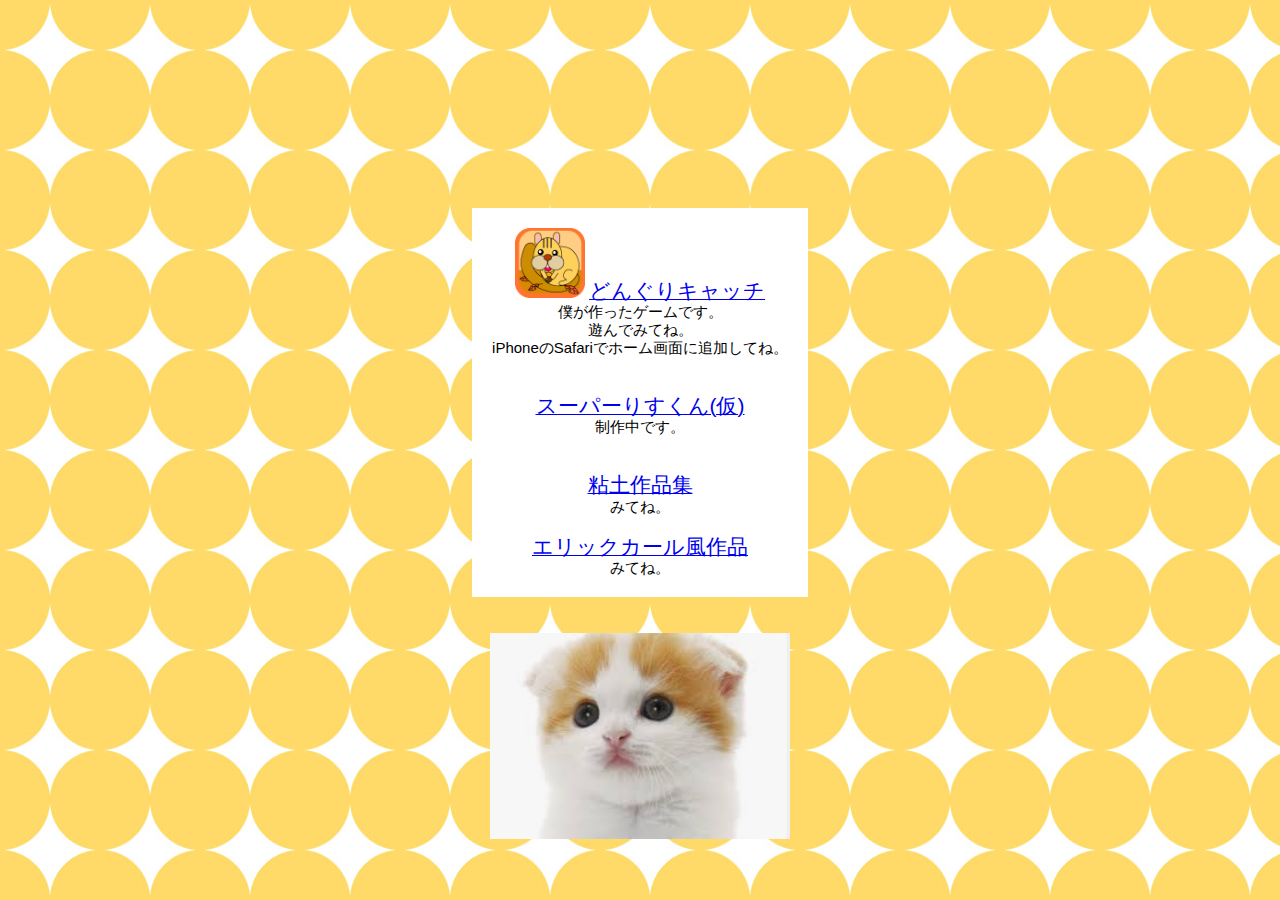
<file: index.html>
<!DOCTYPE html>

<html lang="ja" manifest="game.appcache" style="
	height: 100%;
	user-select: none;
	-webkit-user-select: none;
">

<head>

<meta charset="utf-8">

<title>homepage</title>

<link rel="apple-touch-icon-precomposed" href="icon.png" />

<!-- ★ iOS や Android 用 -->
<meta name="apple-mobile-web-app-capable" content="yes">
<meta name="viewport" content="width=420, user-scalable=no">

<!-- ★ Windows 用 -->
<style>
@-ms-viewport { width:420px;}
body { -ms-content-zooming:none;}
</style>

</head>

<body style="
	background-color: #cccccc;
	background-image: url( cross.jpg);

	font-family: 'Rounded Mplus 1c', sans-serif;
	font-size: 15px;
	font-weight: 500;
	color: #000000;
	line-height: 1.2;
	text-align: center;
">

<div style="height:200px;"></div>

<div style="
	display: inline-block;
	padding: 20px;
	background-color: #ffffff;
">

<img src="dcw/icon_dcw.png" style="width:70px;">
<a href="dcw/dcw.html">
<span style="font-size: 21px;">どんぐりキャッチ</span></a><br>
僕が作ったゲームです。<br>
遊んでみてね。<br>
iPhoneのSafariでホーム画面に追加してね。<br>

<br><br>

<a href="srw/srw.html">
<span style="font-size: 21px;">スーパーりすくん(仮)</span></a><br>
制作中です。<br>

<br><br>

<a href="nendo/nendo.html">
<span style="font-size: 21px;">粘土作品集</span></a><br>
みてね。<br>
<br>
<a href="eric_carle/ec.html">
<span style="font-size: 21px;">エリックカール風作品</span></a><br>
みてね。<br>

</div><br>
<br><br>
<img src="cat.png" style="width:300px;">
</body>

</html>
</file>
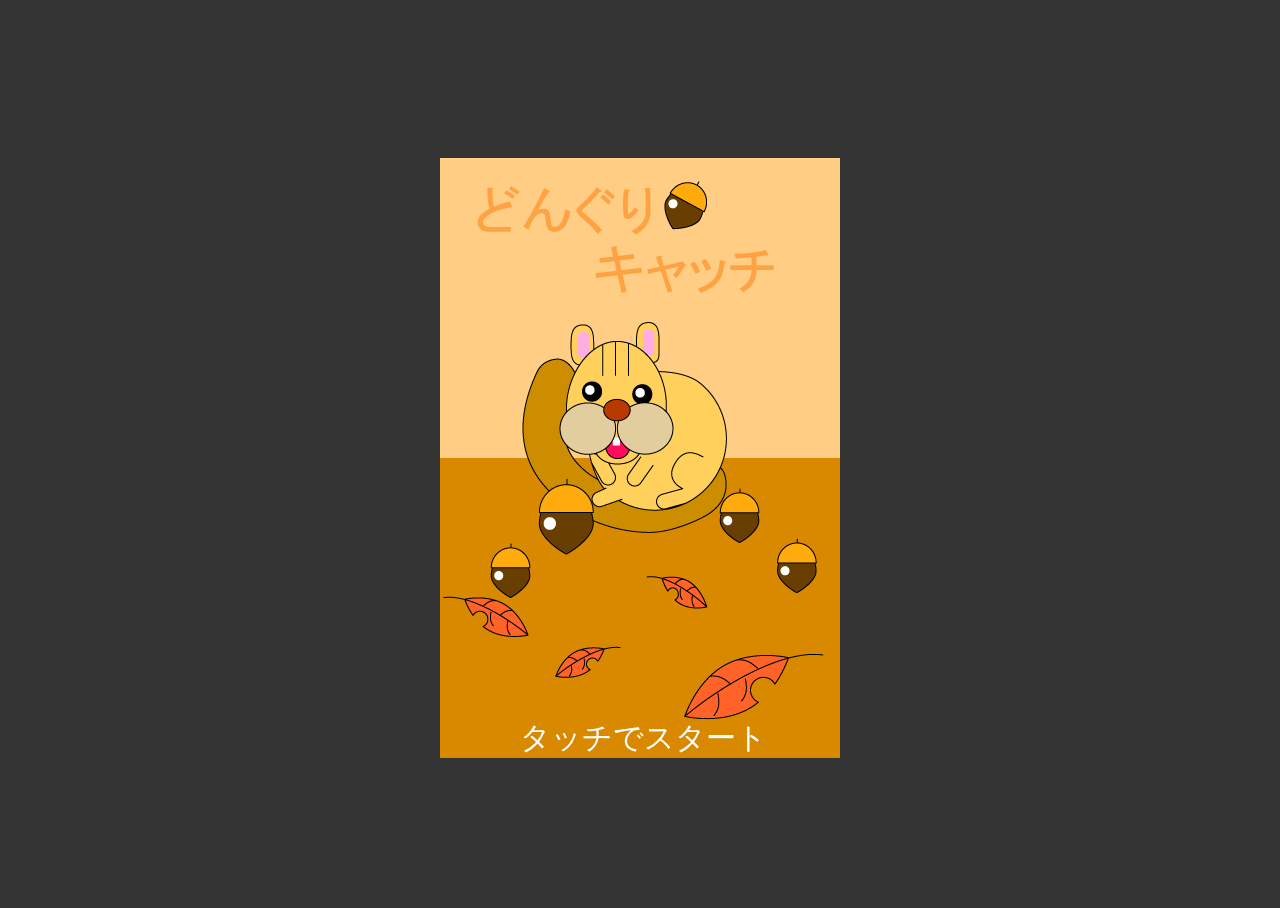
<file: dcw/dcw.html>
<!DOCTYPE html>

<html lang="ja" manifest="game.appcache" style="
	height: 100%;
	user-select: none;
	-webkit-user-select: none;
">

<head>

<meta charset="utf-8">

<title>どんぐりキャッチ</title>

<link rel="apple-touch-icon-precomposed" href="icon_dcw.png" />

<!-- ★ iOS や Android 用 -->
<meta name="apple-mobile-web-app-capable" content="yes">
<meta name="viewport" content="width=420, user-scalable=no">

<!-- ★ Windows 用 -->
<style>
@-ms-viewport { width:420px;}
body { -ms-content-zooming:none;}
</style>

</head>

<body style="
	height: 100%;
	display: flex;
	justify-content: center;
	align-items: center;
	background-color: #333333;

	font-family: 'Rounded Mplus 1c', sans-serif;
	font-size: 30px;
	font-weight: 500;
	color: #000000;
	line-height: 1.2;
	text-align: center;
">

<canvas style="
	width:400px;
	height:600px;

	user-select:none;
	-moz-user-select:none;
	-webkit-user-select:none;
	-ms-user-select:none;

	-webkit-tap-highlight-color:rgba( 0,0,0,0);

	-ms-touch-action:none;
	touch-action:none;
" id="c1"></canvas><br>

<script src="skeleton_audio.js"></script>
<script src="skeleton_touch.js"></script>

<script>

//var a, b, c; //変数を用意する。
//
//a = 100; //変数に代入する。
//b = 7;
//c = a + 3 * b;
//

var can, ctx; //変数を宣言する。

can = document.getElementById("c1");
can.width = 400;
can.height = 600;
ctx = can.getContext("2d");

var MAXTOUCH = 5;
var CAN_PINCH = false;
var REFW = 400, REFH = 600;

var ska;
var skt;

var AUDIONUM = 6;
ska = new skeleton_audio();

var bgm_game = ska.load( "audio/bgm_game.mp3");

var se_touch = ska.load( "audio/se_touch.mp3");
var se_hit = ska.load( "audio/se_hit.mp3");
var se_nuts = ska.load( "audio/se_nuts.mp3");
var se_bonus = ska.load( "audio/se_bonus.mp3");
var se_wall = ska.load( "audio/se_wall.mp3");

skt = new skeleton_touch( can);
skt.set_mag_and_orientation( 1, 0);
function touch_event_hook(){
	if( skt.num == 1 && skt.x == skt.bx && skt.y == skt.by){
		//★ シングルタッチでかつ、動いていないタッチに限る。
		if( !ska.did_ios_start){
			ska.start_ios();
		}
	}
}

//●●●●●●●●●●

var img_bg_title, img_bg_game, img_bg_game_over;
var img_ball, img_point, img_bonus, img_racket;
var bx, by, bvx, bvy;
var rx;
var sc, stage;
var nuts_num;

img_bg_title = new Image();
img_bg_title.src = "image/bg_title.png"

img_bg_game = new Image();
img_bg_game.src = "image/bg_game.png"

img_bg_game_over = new Image();
img_bg_game_over.src = "image/bg_game_over.png"

img_ball = new Image();
img_ball.src = "image/ball.png"

img_point = new Image();
img_point.src = "image/point.png"

img_bonus = new Image();
img_bonus.src = "image/bonus.png"

img_racket = new Image();
img_racket.src = "image/racket.png"

var p = new Array( 100);

var scene;
var count;

scene = 0;
count = 0;
tic();

var i;

function tic(){
	var i;

	requestAnimationFrame( tic);

	skt.pre();

	//●●●●●●●●●●

	switch( scene){
	case 0: //● ローディング画面。

		ctx.fillStyle="#000000";
		ctx.fillRect( 0, 0, 400, 600);

		if( ska.loaded_count == 6) scene = 1;

		break;

	case 1: //● タイトル画面。

		if( skt.start){
			//● タッチされたので、ゲーム中画面へ。
			ska.play_loop( bgm_game);
			ska.play( se_touch);

			scene = 2;
			rx = 200;
			bx = 200;
			by = 50;
			bvx = 3;
			bvy = 5;
			for( i = 0; i < 10; i++){
				p[ i] =10;
			}
			for( i = 10; i < 100; i++){
				p[ i] =0;
			}

			for( i = 0; i < 5; i++){
				p[ 10 + Math.floor( 90 * Math.random())] = 100;
			}
			nuts_num=15;
			sc = 0;
			stage = 1;
		}
		ctx.drawImage( img_bg_title, 0, 0);
		
		ctx.fillStyle="#ffffff";
		ctx.font="30px 'Arial";
		if ( ( count % 30) < 20)ctx.fillText( "タッチでスタート ", 80, 590);
		break;

	case 2: //● ゲーム中画面。

		ctx.drawImage( img_bg_game, 0, 0);

		//● コインを描画。
		for( i = 0; i < 100; i++){
			if( p[ i] > 0){
				//var r;
				var x, y;

				//r = 7 + 0.3 * p[ i];
				//ctx.drawImage( img_point,
					//20 + 40 * ( i % 10) - r,
					//20 + 40 * Math.floor( i / 10) - r,
					//2 * r,
					//2 * r
				//);
				x = 20 + 40 * ( i % 10);
				y = 20 + 40 * Math.floor( i / 10);
				if ( p[ i]== 10){
					ctx.drawImage( img_point, x -15, y -15);
				} else{
					ctx.drawImage( img_bonus, x -30, y -30);
				}
			}
		}

		//● ボールを描画。
		draw_ball( bx, by);

		//● ラケットの座標を更新。
		rx = skt.x;

		//● ラケットを水色で描画。
		ctx.drawImage( img_racket, rx-50, 440);

		//● ボールの座標を更新。
		bx = bx + bvx;
		if( 399 < bx){
			//● 右の壁ではねかえる。
			bx=399;
			bvx=-bvx;
			ska.play( se_wall);
		}
		if( bx < 0){
			//● 左の壁ではねかえる。
			bx=0;
			bvx=-bvx;
			ska.play( se_wall);
		}

		var n; //● ← マス番号。
		n = Math.floor( bx / 40) + 10 * Math.floor( by / 40);
		if( 0 < p[ n]){
			//● ゲットした。
			sc = sc + p[ n];
			if( p[ n]>10) ska.play( se_bonus);
			else ska.play( se_nuts);
			p[ n] = 0;
			nuts_num--;
			if( nuts_num==0){
				//● 全部ゲットしたので、次のステージへ。
				for( i = 0; i < 100; i++){
					p[ i] =10;
				}
				stage++;
				for( i = 0; i < 5; i++){
					p[ Math.floor( 100 * Math.random())] = 100;
				}
				nuts_num=100;
				if( bvy > 0)bvy++; else bvy--;
			}
		}

		//● ボールの座標を更新。
		by = by + bvy;

		//● ラケットとの当たり判定。
		if( by > 455 && by - bvy <= 455){
			var t;
			t = ( bx - rx) / 50;
			if( -1 <= t && t <= 1){
				//● 当たった。
				ska.play( se_hit);

				by=455;
				bvx=5*t;
				bvy=-bvy;
			}
		}

		if( by < 0){
			//● 天井ではねかえる。
			by=0;
			bvy=-bvy;
			ska.play( se_wall);
		}

		if( by > 600) {
			scene = 3; //● ボールが落ちたので、ゲームオーバー画面へ。
			ska.stop( bgm_game);
		}
		//● スコアを描画。
		ctx.fillStyle="#ffffff";
		ctx.font="30px 'Arial";
		ctx.fillText( "score " + sc + "      stage" + stage, 10, 590);

		break;

	case 3: //● ゲームオーバー画面。

		if( skt.start) {
			scene = 1; //● タッチされたので、タイトル画面へ。
			ska.play( se_touch);
		}
		ctx.drawImage( img_bg_game_over, 0, 0);

		//● スコアを描画。
		ctx.fillStyle="#ffffff";
		ctx.font="30px 'Arial";
		ctx.fillText( "scoreは" + sc + "でした。", 80, 550);
		break;
	}

	skt.post();

	count++;
}

function draw_ball( x, y){
	ctx.drawImage( img_ball, x-25, y-25, 50, 50);
}

</script>


</body>

</html>
</file>
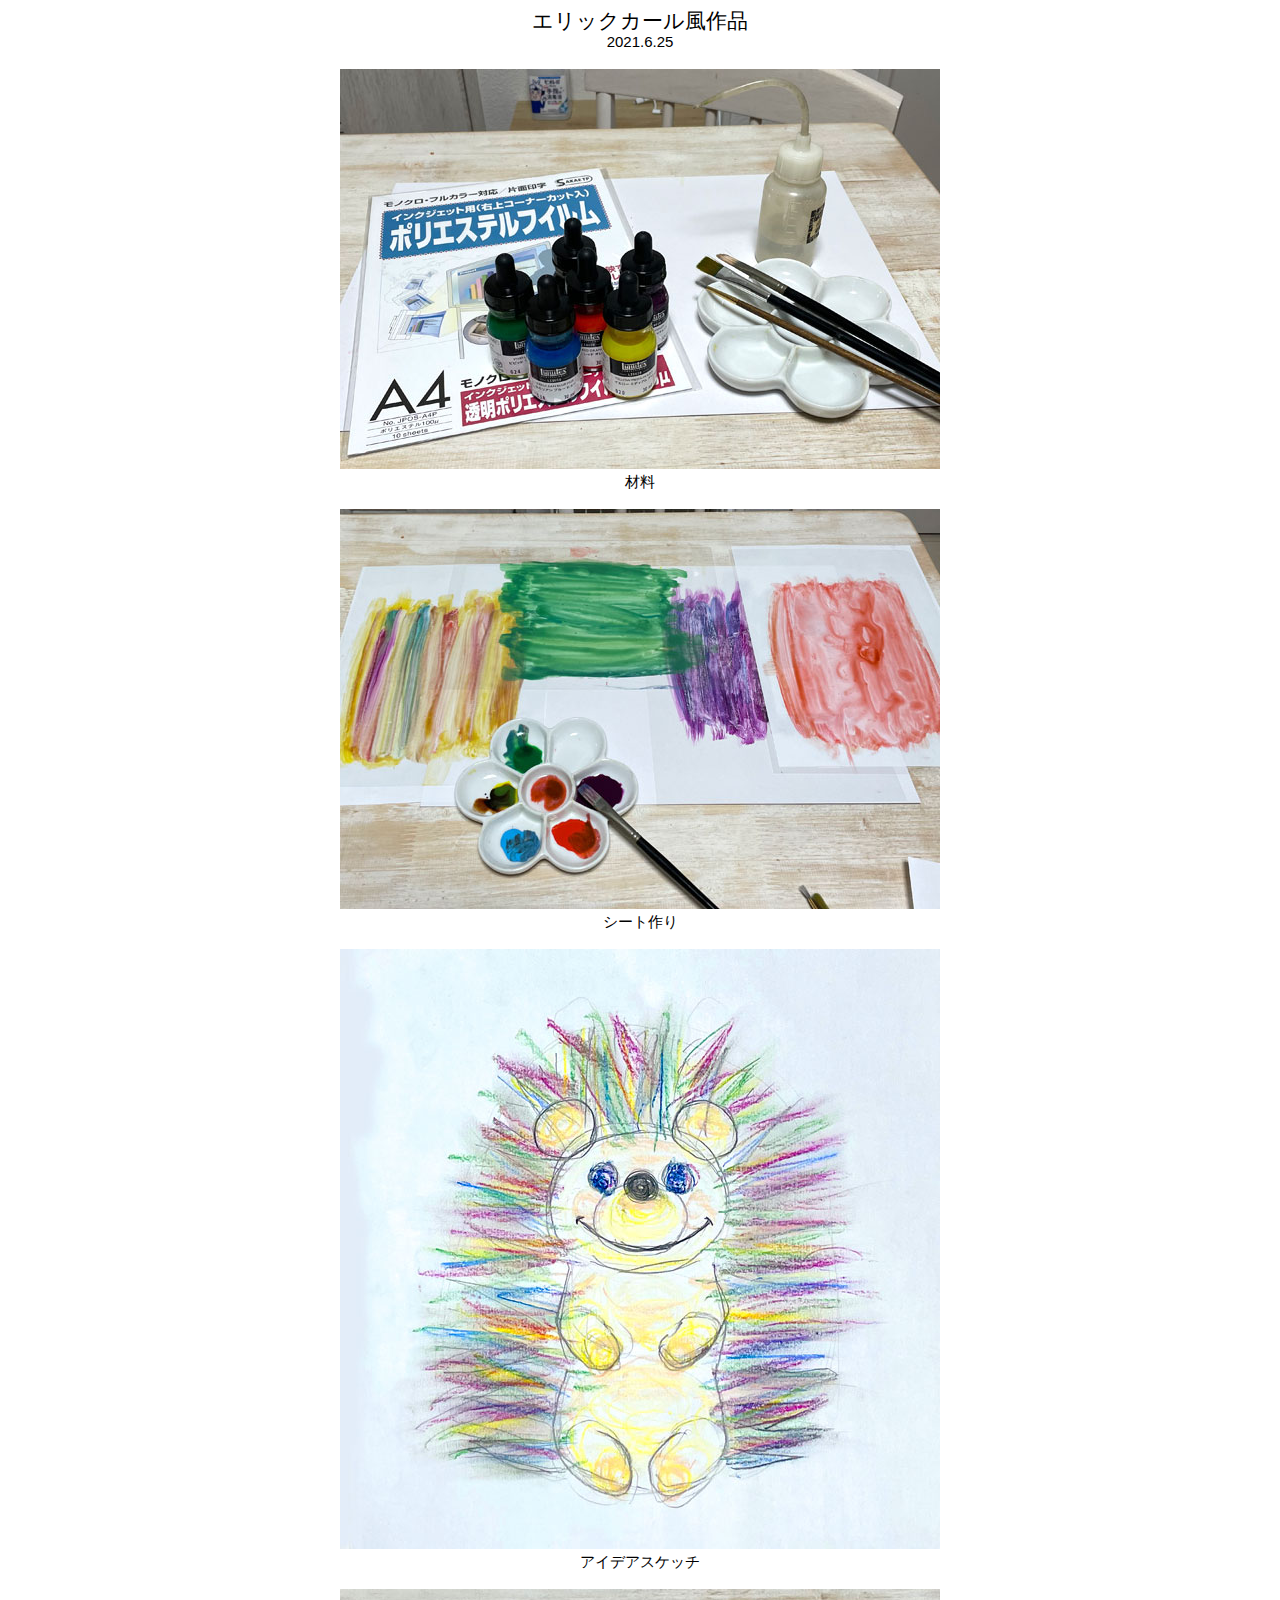
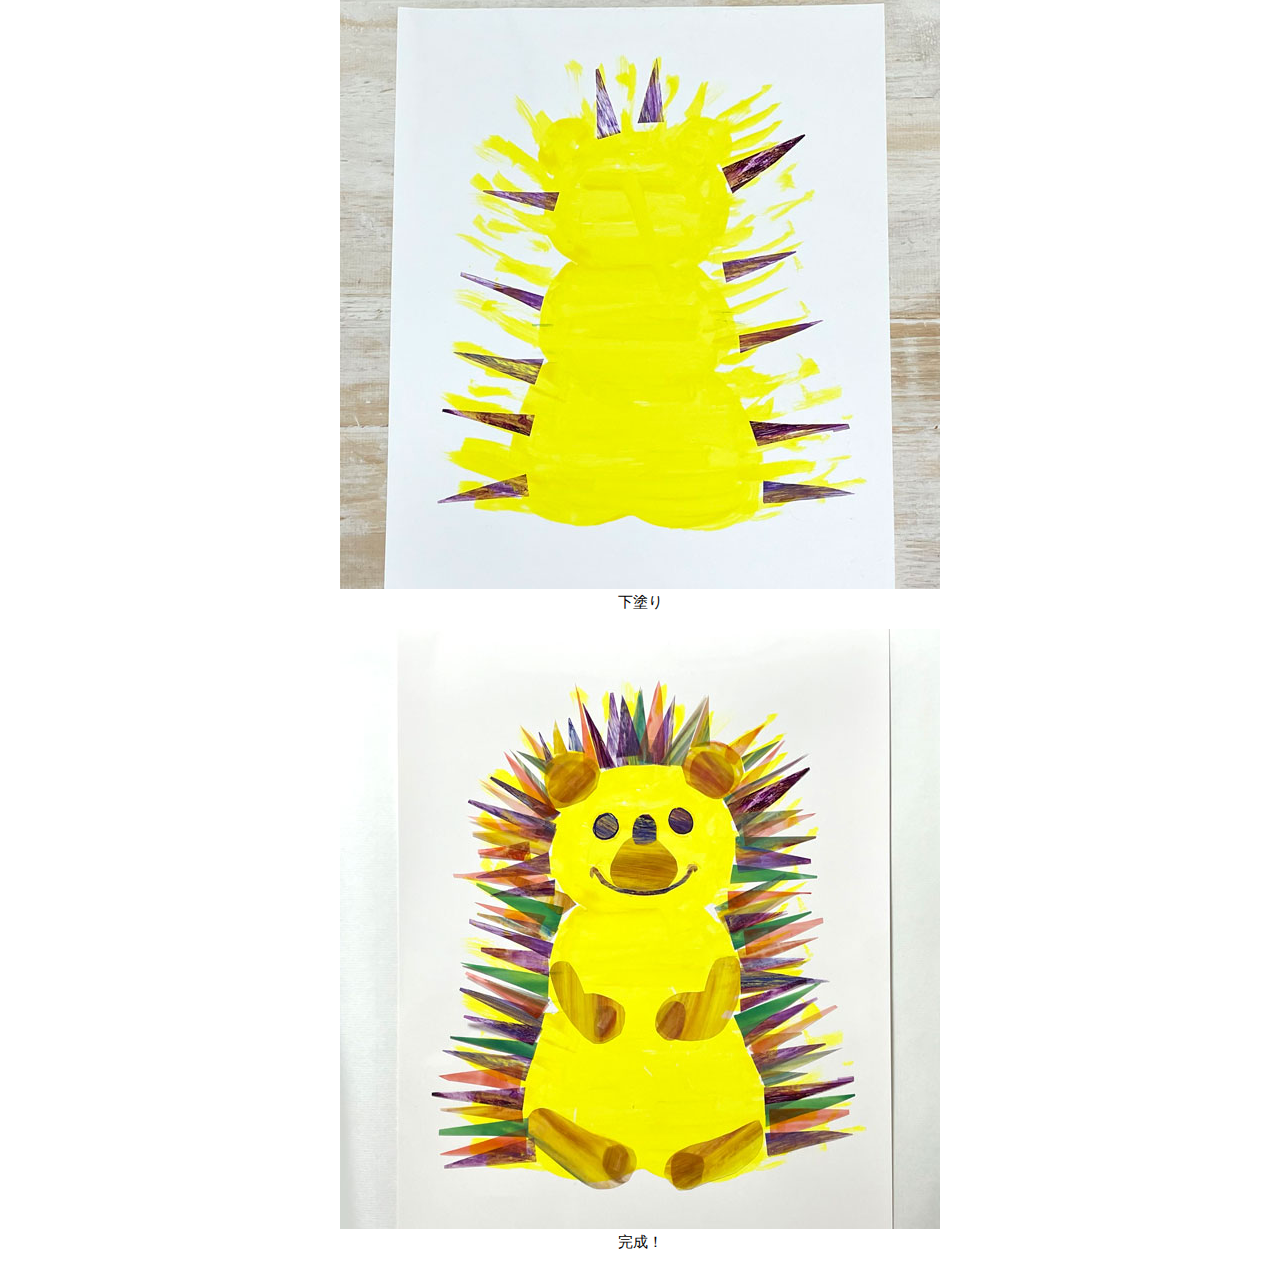
<file: eric_carle/ec.html>
<!DOCTYPE html>

<html lang="ja" manifest="game.appcache" style="
	height: 100%;
	user-select: none;
	-webkit-user-select: none;
">

<head>

<meta charset="utf-8">

<title>エリックカール風作品</title>

<link rel="apple-touch-icon-precomposed" href="icon.png" />

<!-- ★ iOS や Android 用 -->
<meta name="apple-mobile-web-app-capable" content="yes">
<meta name="viewport" content="width=640, user-scalable=no">

<!-- ★ Windows 用 -->
<style>
@-ms-viewport { width:640px;}
body { -ms-content-zooming:none;}
</style>

</head>

<body style="
	background-color: #ffffff;

	font-family: 'Rounded Mplus 1c', sans-serif;
	font-size: 15px;
	font-weight: 500;
	color: #000000;
	line-height: 1.2;
	text-align: center;
">

<span style="font-size: 21px;">エリックカール風作品</span><br>
2021.6.25<br><br>
<img src="ec_1.jpg"><br>
材料<br>
<br>
<img src="ec_2.jpg"><br>
シート作り<br>
<br>
<img src="ec_3.jpg"><br>
アイデアスケッチ<br>
<br>
<img src="ec_4.jpg"><br>
下塗り<br>
<br>
<img src="ec_5.jpg"><br>
完成！<br>
<br>
</body>

</html>
</file>
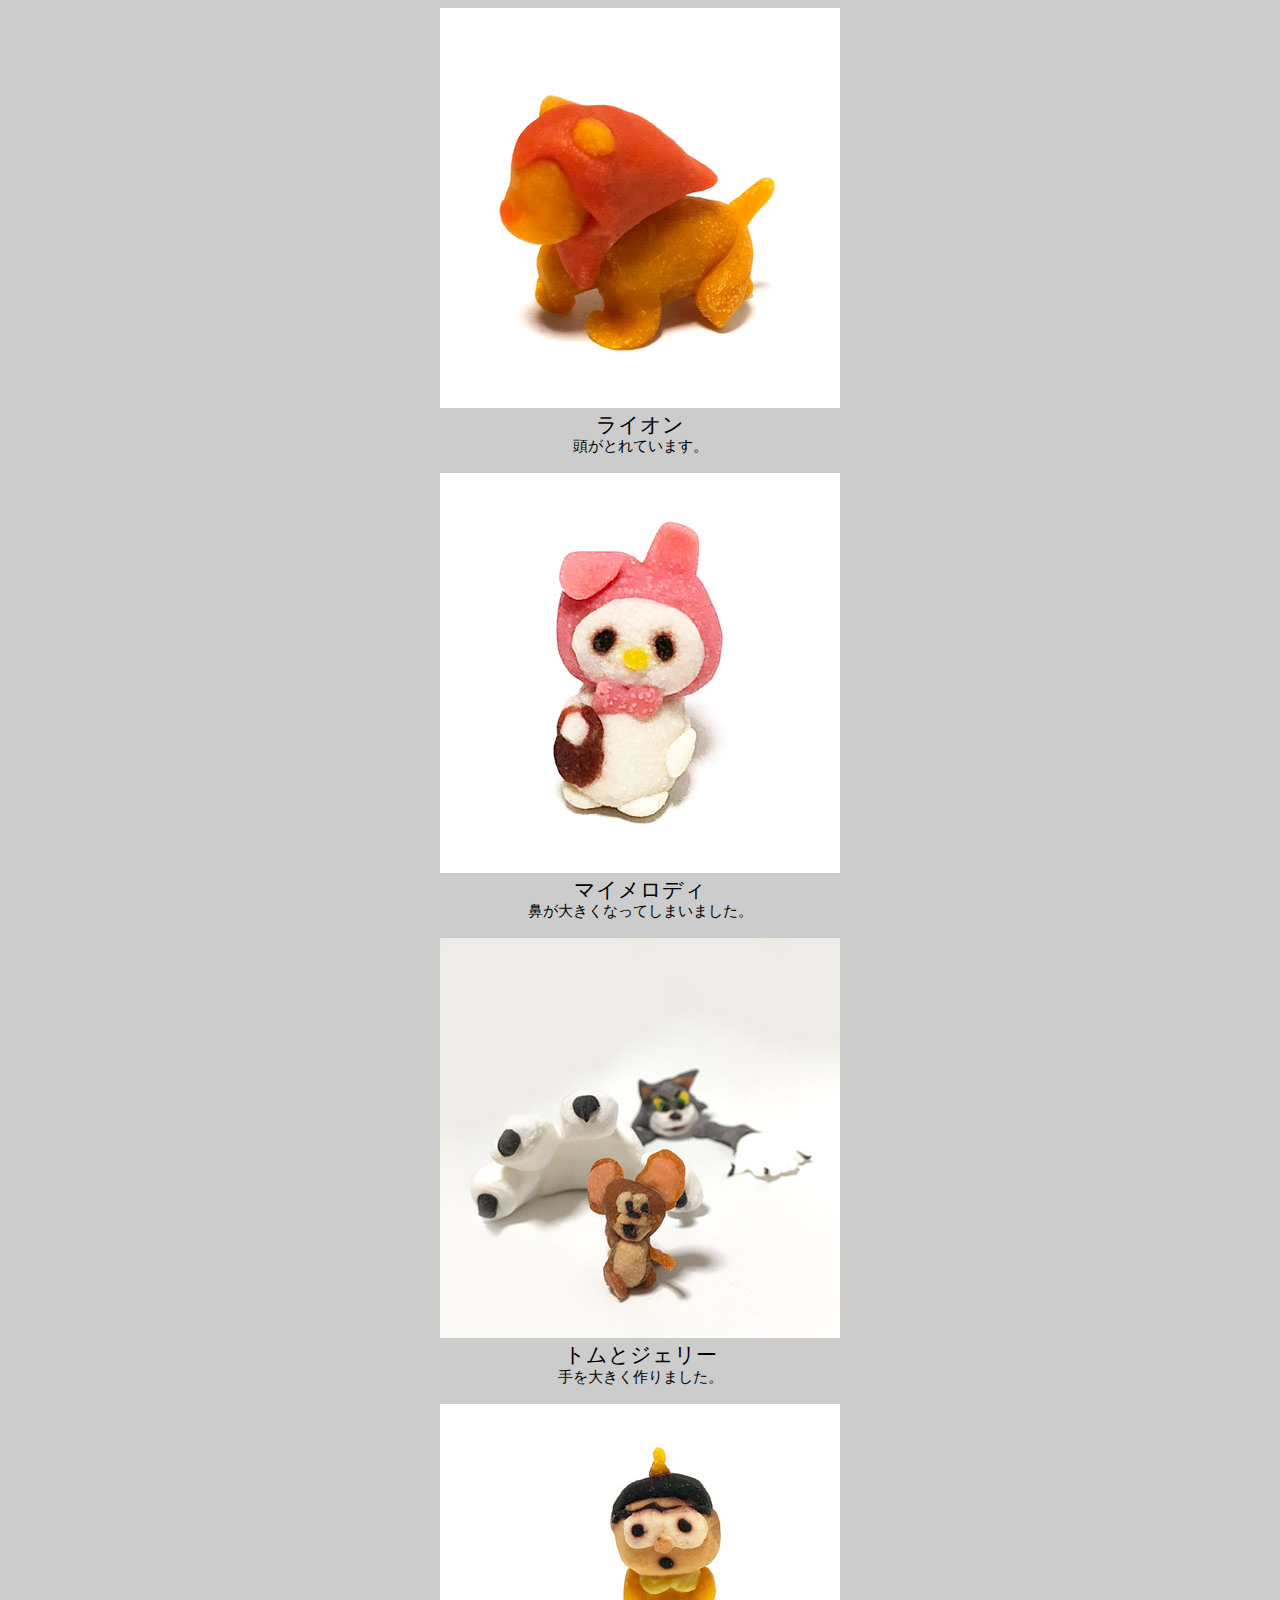
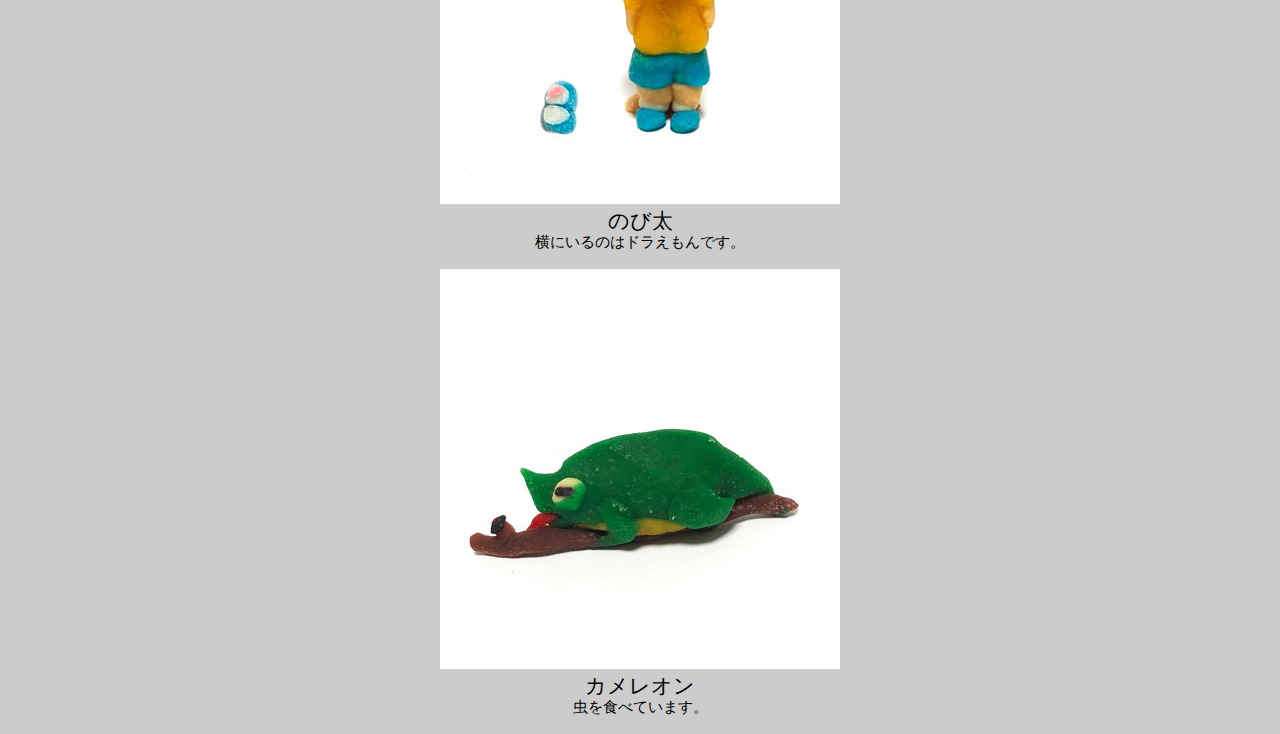
<file: nendo/nendo.html>
<!DOCTYPE html>

<html lang="ja" manifest="game.appcache" style="
	height: 100%;
	user-select: none;
	-webkit-user-select: none;
">

<head>

<meta charset="utf-8">

<title>ねんど</title>

<link rel="apple-touch-icon-precomposed" href="icon.png" />

<!-- ★ iOS や Android 用 -->
<meta name="apple-mobile-web-app-capable" content="yes">
<meta name="viewport" content="width=420, user-scalable=no">

<!-- ★ Windows 用 -->
<style>
@-ms-viewport { width:420px;}
body { -ms-content-zooming:none;}
</style>

</head>

<body style="
	background-color: #cccccc;

	font-family: 'Rounded Mplus 1c', sans-serif;
	font-size: 15px;
	font-weight: 500;
	color: #000000;
	line-height: 1.2;
	text-align: center;
">

<img src="lion.jpg"><br>
<span style="font-size: 21px;">ライオン</span><br>
頭がとれています。<br>
<br>

<img src="mm.jpg"><br>
<span style="font-size: 21px;">マイメロディ</span><br>
鼻が大きくなってしまいました。<br>
<br>
<img src="tj.jpg"><br>
<span style="font-size: 21px;">トムとジェリー</span><br>
手を大きく作りました。<br>
<br>
<img src="nobi.jpg"><br>
<span style="font-size: 21px;">のび太</span><br>
横にいるのはドラえもんです。<br>
<br>
<img src="chameleon.jpg"><br>
<span style="font-size: 21px;">カメレオン</span><br>
虫を食べています。<br>
<br>
</body>

</html>
</file>
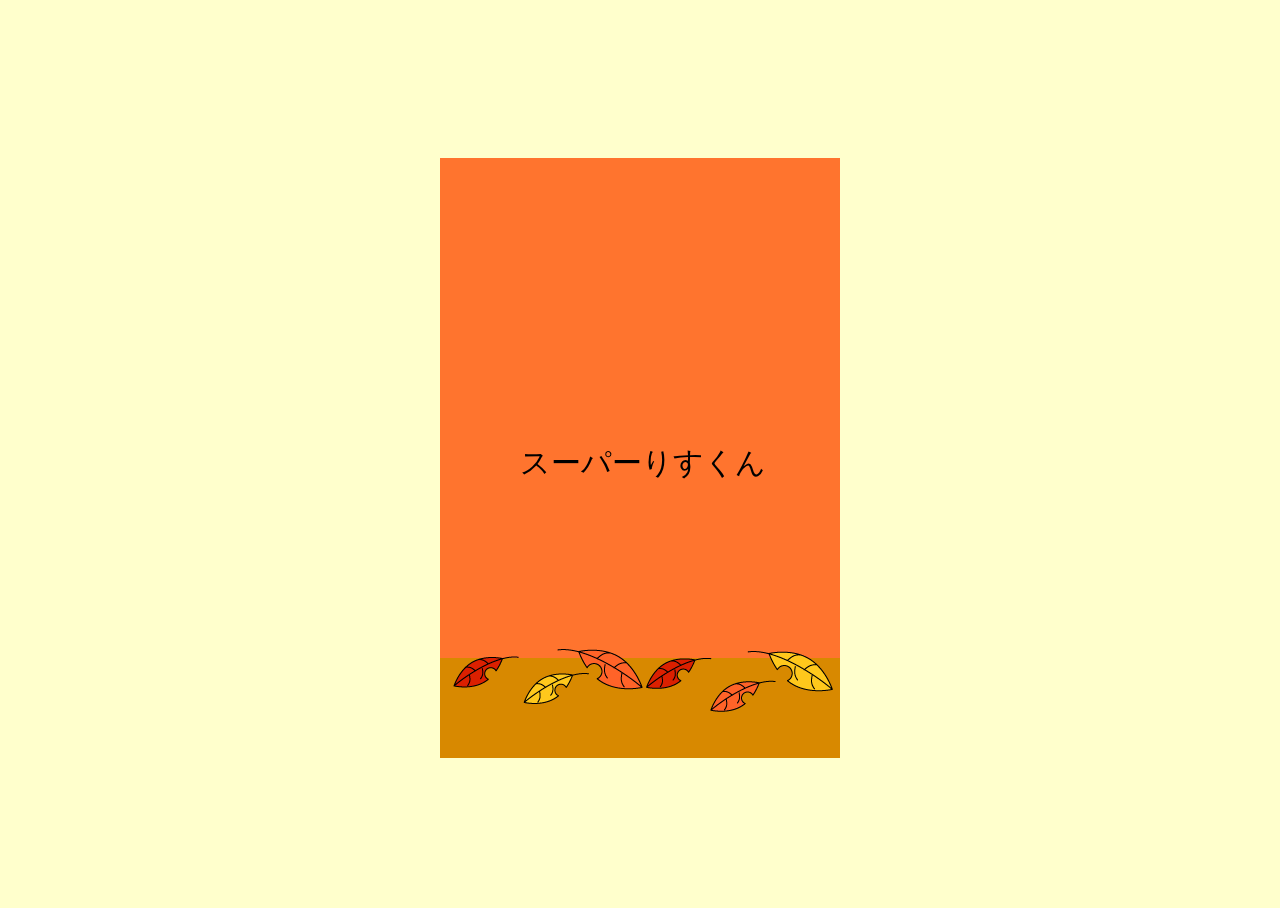
<file: srw/srw.html>
<!DOCTYPE html>

<html lang="ja" style="
	height: 100%;
	user-select: none;
	-webkit-user-select: none;
">

<head>

<meta charset="utf-8">

<title>スーパーりすくん</title>

<!-- ★ iOS や Android 用 -->
<meta name="apple-mobile-web-app-capable" content="yes">
<meta name="viewport" content="width=420, user-scalable=no">

<!-- ★ Windows 用 -->
<style>
@-ms-viewport { width:420px;}
body { -ms-content-zooming:none;}
</style>

</head>

<body style="
	height: 100%;
	display: flex;
	justify-content: center;
	align-items: center;
	background-color: #ffffcc;

	font-family: 'Rounded Mplus 1c', sans-serif;
	font-size: 30px;
	font-weight: 500;
	color: #000000;
	line-height: 1.2;
	text-align: center;
">

<canvas style="
	width:400px;
	height:600px;

	user-select:none;
	-moz-user-select:none;
	-webkit-user-select:none;
	-ms-user-select:none;

	-webkit-tap-highlight-color:rgba( 0,0,0,0);

	-ms-touch-action:none;
	touch-action:none;
" id="c1"></canvas><br>

<script src="skeleton_audio.js"></script>
<script src="skeleton_touch.js"></script>

<script>

var can, ctx;

can = document.getElementById("c1");
can.width = 400;
can.height = 600;
ctx = can.getContext("2d");

var MAXTOUCH = 5;
var CAN_PINCH = false;
var REFW = 400, REFH = 600;

var ska;
var skt;

var AUDIONUM = 6;
ska = new skeleton_audio();

var bgm_game = ska.load( "audio/bgm_game.mp3");

var se_touch = ska.load( "audio/se_touch.mp3");
var se_hit = ska.load( "audio/se_hit.mp3");
var se_nuts = ska.load( "audio/se_nuts.mp3");
var se_bonus = ska.load( "audio/se_bonus.mp3");
var se_wall = ska.load( "audio/se_wall.mp3");

skt = new skeleton_touch( can);
skt.set_mag_and_orientation( 1, 0);
function touch_event_hook(){
	if( skt.num == 1 && skt.x == skt.bx && skt.y == skt.by){
		//★ シングルタッチでかつ、動いていないタッチに限る。
		if( !ska.did_ios_start){
			ska.start_ios();
		}
	}
}

//●●●●●●●●●●

var img_bg;
var img_risu, img_donguri;

img_bg = new Image();
img_bg.src = "image/bg.png"

img_risu = new Image();
img_risu.src = "image/risu.png"

img_donguri = new Image();
img_donguri.src = "image/donguri.png"

var scene;
var count;
var score;

var rx, ry;

const MAXDON = 30;
var dx = new Array( MAXDON);
var dy = new Array( MAXDON);

scene = 0;
count = 0;

tic();

function tic(){

	var i;

	requestAnimationFrame( tic);

	skt.pre();

	//●●●●●●●●●●

	switch( scene){
	case 0: //● ローディング画面。

		ctx.fillStyle="#000000";
		ctx.fillRect( 0, 0, 400, 600);

		if( ska.loaded_count == 6) scene = 1;

		break;

	case 1: //● タイトル画面。

		ctx.drawImage( img_bg, 0, 0);

		ctx.fillStyle="#000000";
		ctx.font="30px 'Arial";
		ctx.fillText( "スーパーりすくん", 80, 315);

		if( skt.start){
			scene = 2;
			score = 0;
			ska.play_loop( bgm_game);
			ska.play( se_touch);
			rx = 200;
			ry = 400;

			for( i = 0; i < MAXDON; i++){
				dx[ i] = Math.random() * 400;
				dy[ i] = 0;
			}
		}
		break;

	case 2: //● ゲーム中画面。

		ctx.drawImage( img_bg, 0, 0);

		if( skt.on) rx = rx + 5; else rx = rx -5;
		if( rx < 0 || rx >= 400) {
			scene = 3;
			ska.stop( bgm_game);
		}

		for( i = 0; i < MAXDON; i++){
			dy[ i] = dy[ i] + 7;
			if ( dy[ i] >= 600){
				dy[ i] = 0;
				dx[ i] = Math.random() * 400;
			}

			if( -40 < dx[ i] - rx && dx[ i] - rx < 40 &&
				-40 < dy[ i] - ry && dy[ i] - ry < 40
			){
				dy[ i] = 0;
				dx[ i] = Math.random() * 400;
				score = score + 10;
				ska.play( se_nuts);
			}
		}

		ctx.drawImage( img_risu, rx - 25, ry - 25);

		for( i = 0; i < MAXDON; i++){
			ctx.drawImage( img_donguri, dx[ i] - 15, dy[ i] - 15);
		}

		ctx.fillStyle="#00ffff";
		ctx.font="30px 'Arial";
		ctx.fillText( "スコア" + score, 10, 590);

		break;
	case 3: //● ゲームオーバー。

		ctx.fillStyle="#000000";
		ctx.fillRect( 0, 0, 400, 600);

		ctx.fillStyle="#ff0000";
		ctx.font="30px 'Arial";
		ctx.fillText( "ゲームオーバー", 95, 315);

		ctx.fillStyle="#ff0000";
		ctx.font="30px 'Arial";
		ctx.fillText( "スコアは" + score + "点でした。", 35, 430);

		if( skt.start) {
			scene = 1;
			ska.play( se_touch);
		}

		break;

	}

	//●●●●●●●●●●

	skt.post();

	count++;
}

</script>

</body>

</html>
</file>
